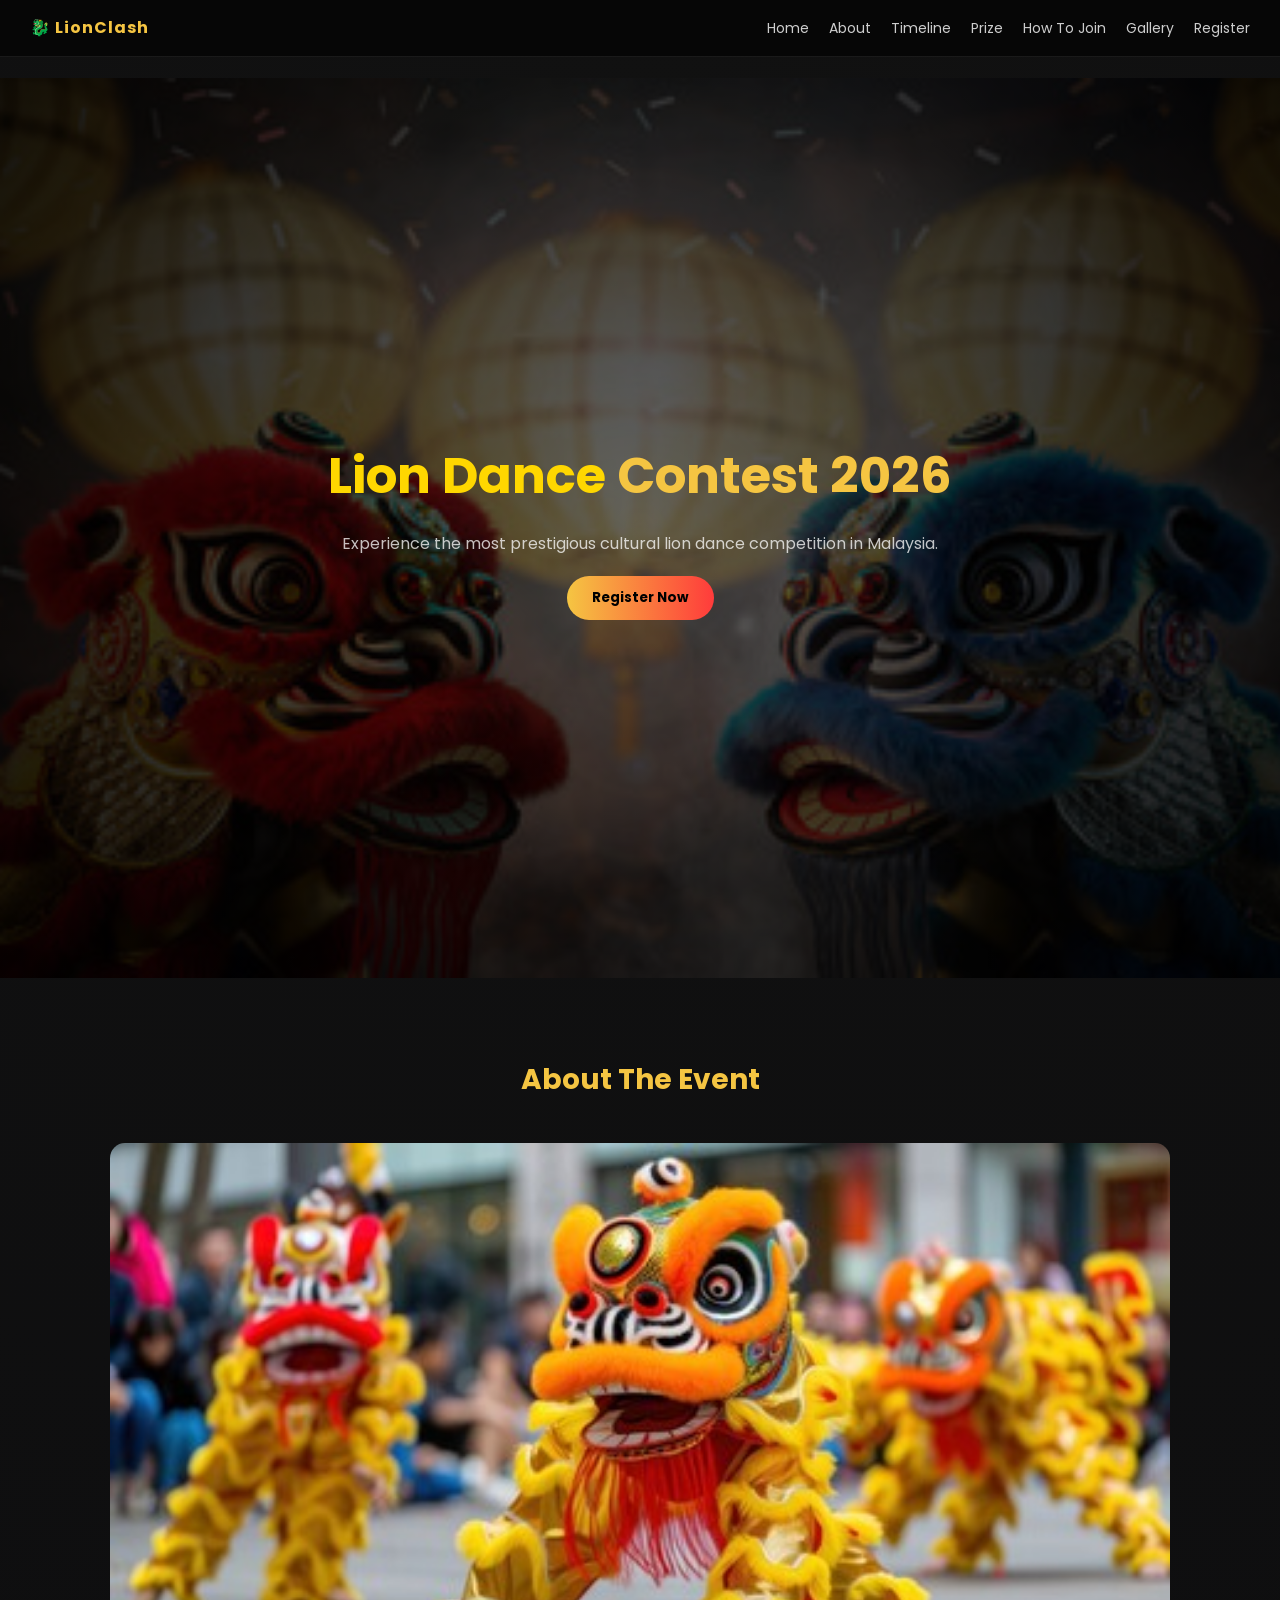
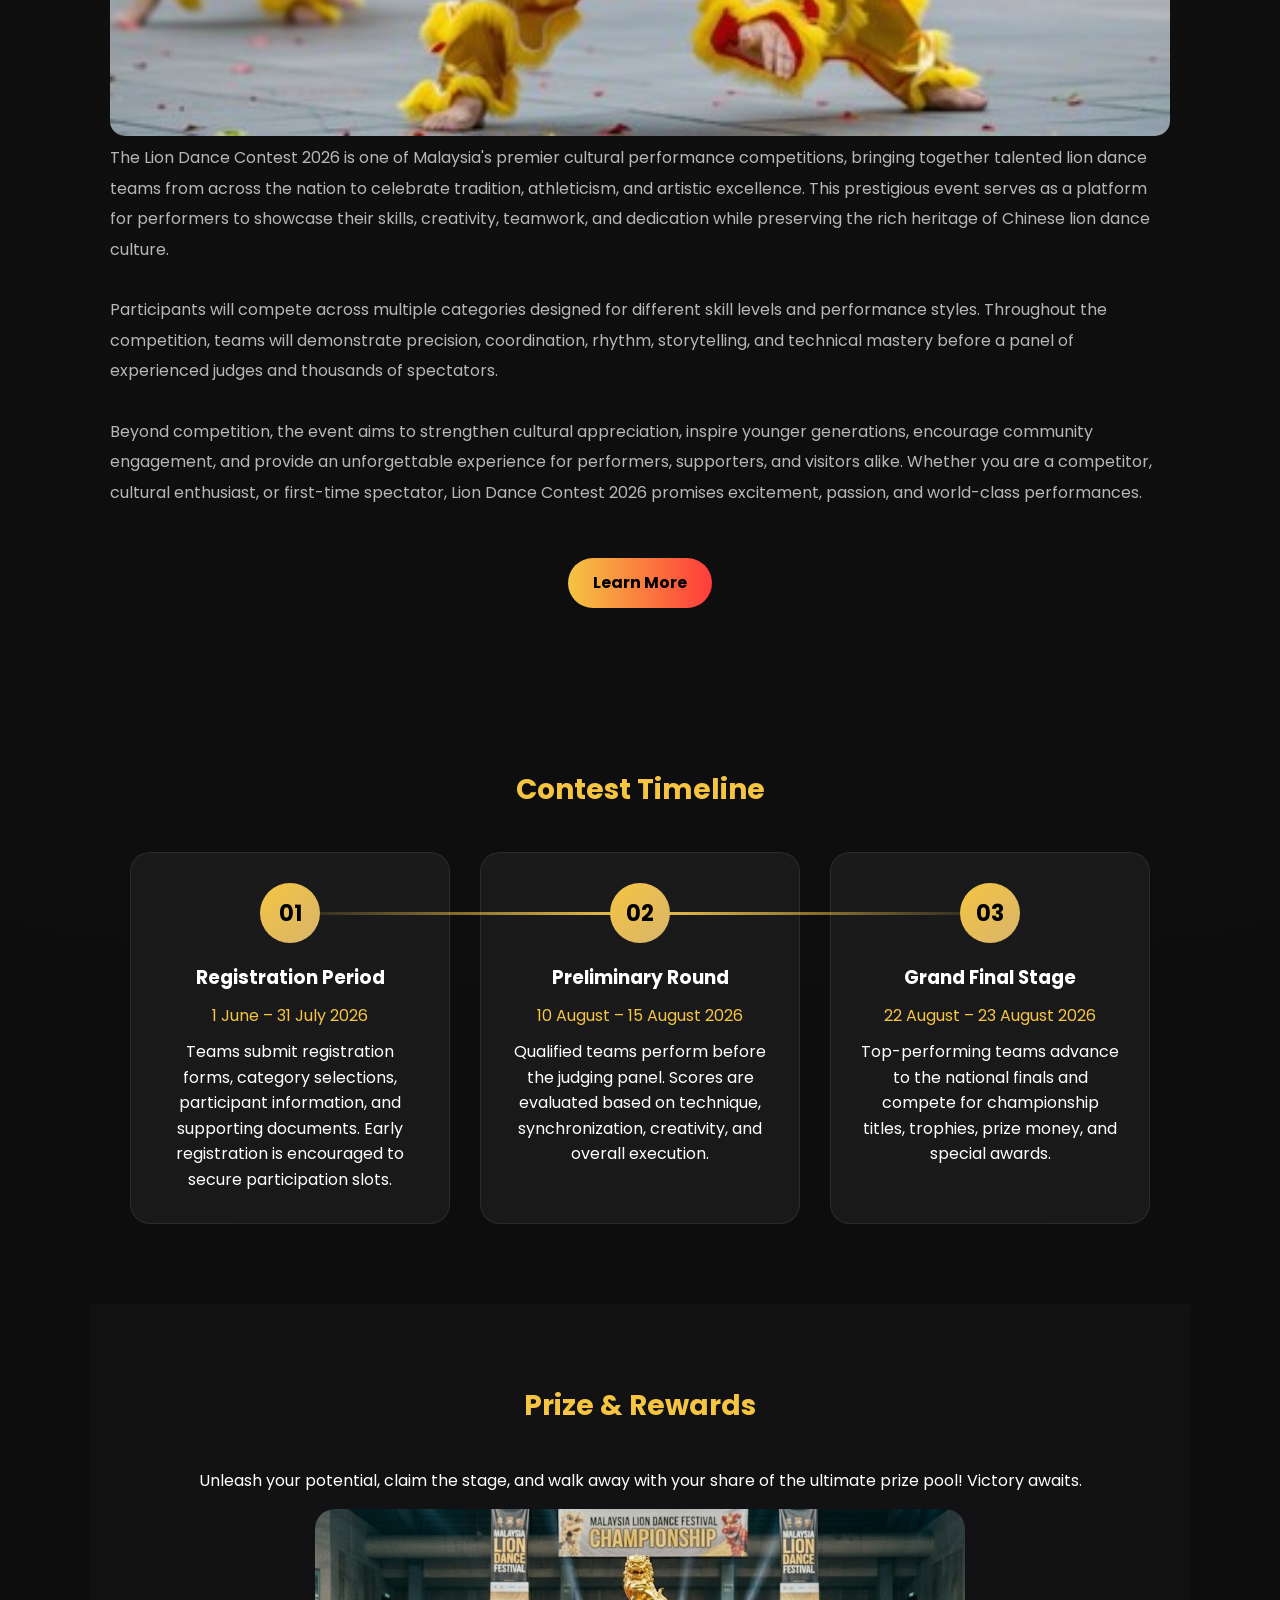
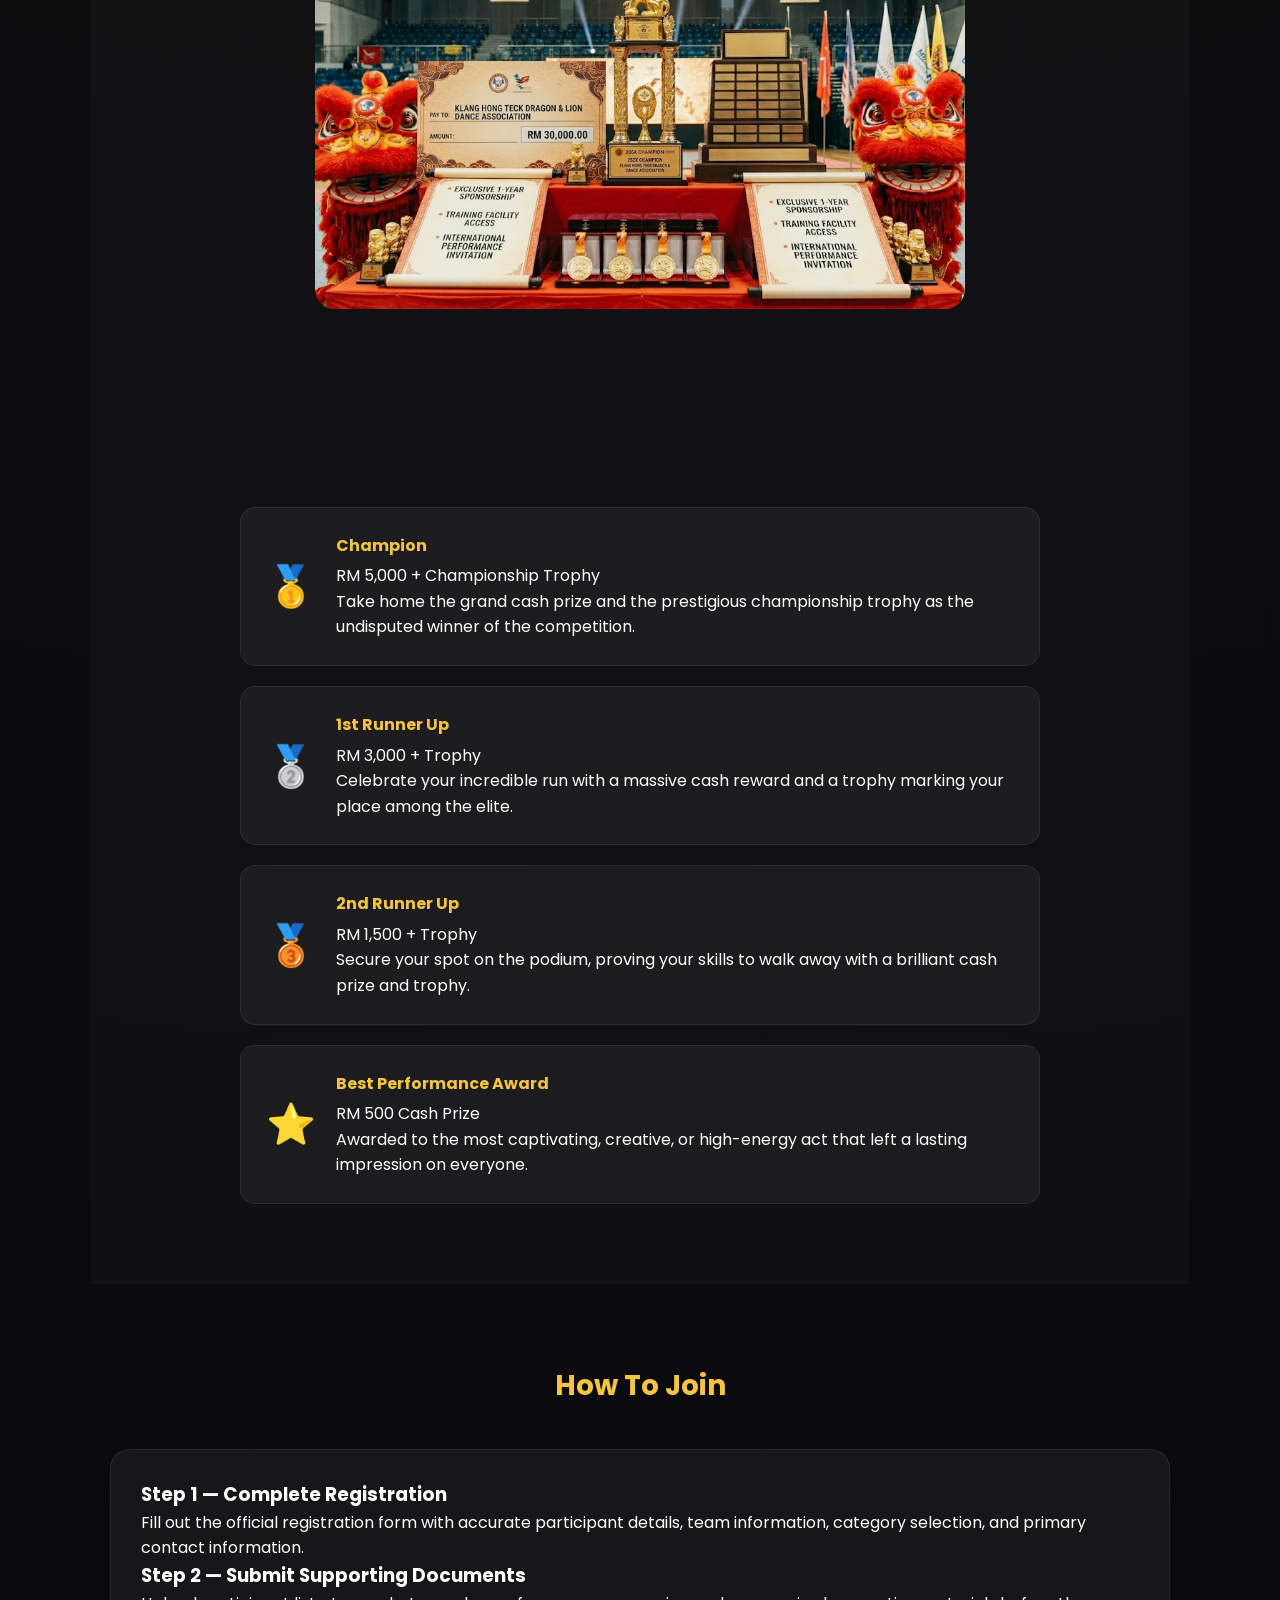
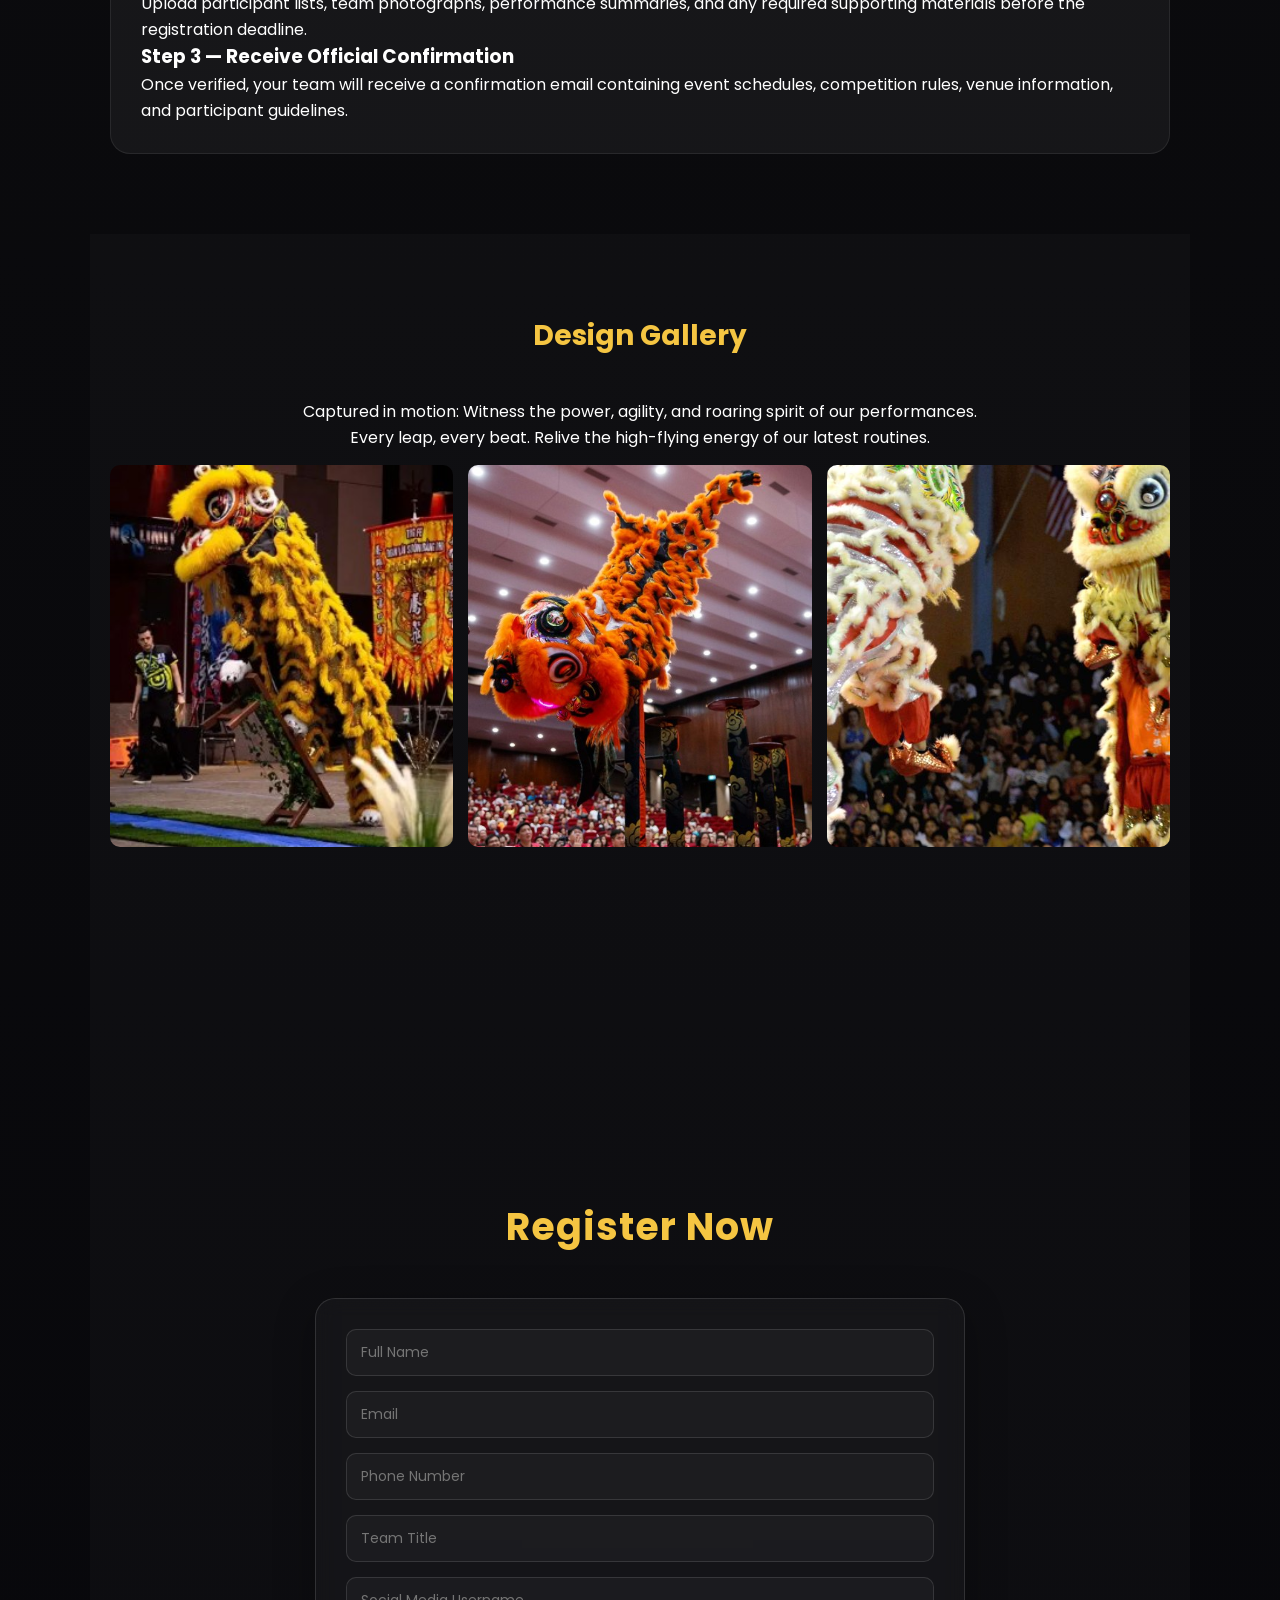
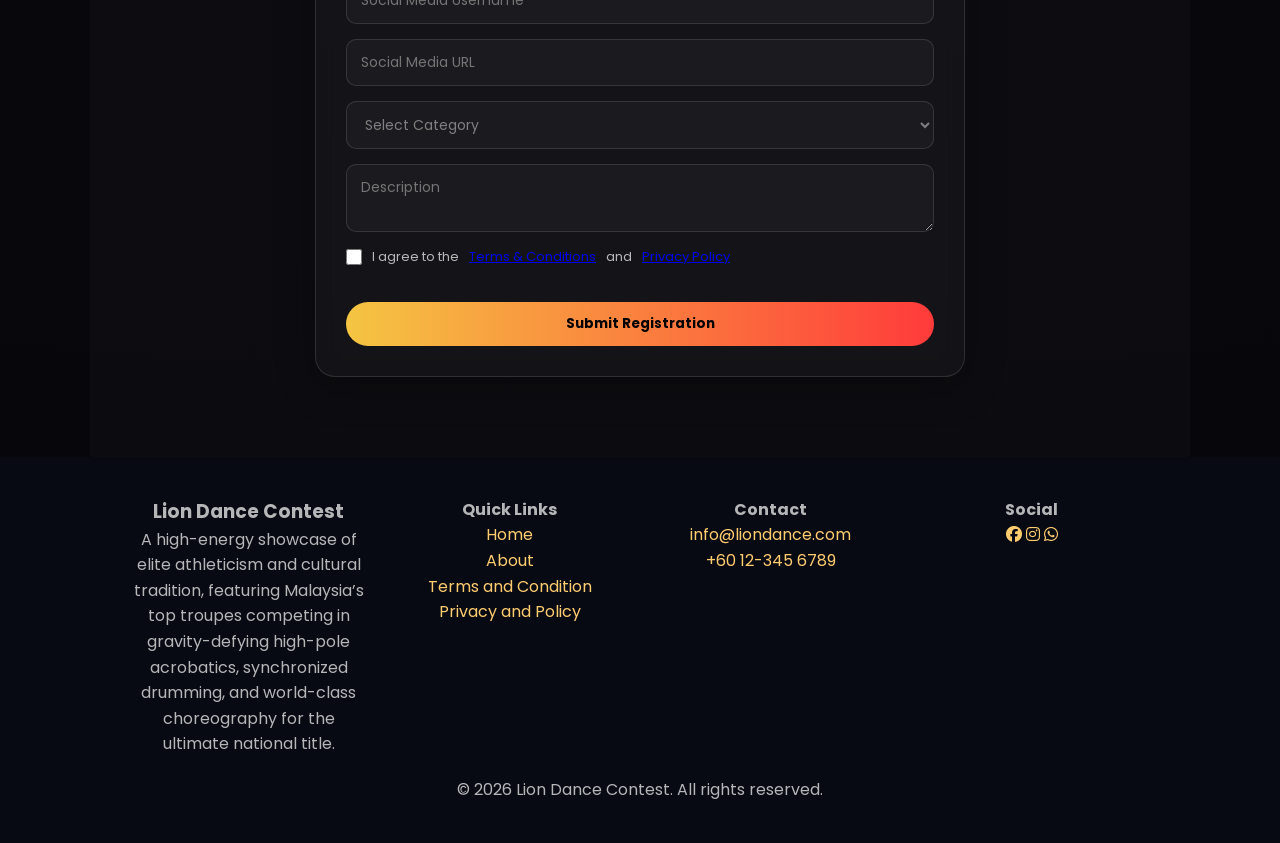
<file: LionClash/html/index.html>
﻿<!DOCTYPE html>
<html lang="en">
<head>
    <meta charset="UTF-8">                                                                                                              
    <meta name="viewport" content="width=device-width, initial-scale=1.0">
    <title>Lion Dance Contest 2026</title>

    <link rel="stylesheet" href="../assets/css/style.css">
    <script defer src="../assets/js/script.js"></script>

    <!-- Google Font -->
    <link href="https://fonts.googleapis.com/css2?family=Poppins:wght@300;400;500;600;700&display=swap" rel="stylesheet">

    <!-- Icons -->
    <link rel="stylesheet" href="https://cdnjs.cloudflare.com/ajax/libs/font-awesome/6.5.0/css/all.min.css">

</head>

<body>
    <div id="loader">

        <div class="loader-content">
            <div class="logo-anim">🐉</div>
            <h2>Lion Dance Contest</h2>

            <div class="progress-bar">
                <div class="progress" id="progress"></div>
            </div>

            <p id="loadingText">Loading 0%</p>
        </div>

        <!-- particles background -->
        <div class="particles"></div>

    </div>

    <!-- ================= HEADER ================= -->
    <header class="navbar">
        <div class="logo">🐉 LionClash </div>

        <nav id="navMenu">
            <a href="index.html">Home</a>
            <a href="#about">About</a>
            <!--<a href="#event">Event</a>-->
            <a href="#timeline">Timeline</a>
            <a href="#prizepool">Prize</a>
            <a href="#how">How To Join</a>
            <!--<a href="#location">Location</a>-->
            <a href="#gallery">Gallery</a>
            <!--<a href="#winners">Winners</a>-->
            <a href="#register">Register</a>
        </nav>

        <div class="hamburger" id="hamburger">☰</div>
    </header>

    <!-- ================= HERO ================= -->
    <section class="hero">

        <!-- SLIDE 1 -->
        <div class="hero-slide active">
            <img src="../assets/images/hero1.jpg" alt="slide1">
        </div>

        <!-- OVERLAY -->
        <div class="hero-overlay"></div>

        <!-- CONTENT -->
        <div class="hero-content">
            <h1>Lion Dance <span>Contest 2026</span></h1>

            <p>
                Experience the most prestigious cultural lion dance competition in Malaysia.
            </p>
            <a href="#register">
                <button type="submit" class="btn">Register Now</button>
            </a>

        </div>

    </section>


    <!-- ================= ABOUT ================= -->
    <section id="about" class="section">
        <h2 class="title fade-up">About The Event</h2>

        <div class="about-grid">
            <img src="../assets/images/about.jpg" class="about-img fade-left">

            <p class="fade-right about-description">
                The Lion Dance Contest 2026 is one of Malaysia's premier cultural performance competitions,
                bringing together talented lion dance teams from across the nation to celebrate tradition,
                athleticism, and artistic excellence. This prestigious event serves as a platform for performers
                to showcase their skills, creativity, teamwork, and dedication while preserving the rich heritage
                of Chinese lion dance culture.

                <br><br>

                Participants will compete across multiple categories designed for different skill levels and
                performance styles. Throughout the competition, teams will demonstrate precision, coordination,
                rhythm, storytelling, and technical mastery before a panel of experienced judges and thousands
                of spectators.

                <br><br>

                Beyond competition, the event aims to strengthen cultural appreciation, inspire younger
                generations, encourage community engagement, and provide an unforgettable experience for
                performers, supporters, and visitors alike. Whether you are a competitor, cultural enthusiast,
                or first-time spectator, Lion Dance Contest 2026 promises excitement, passion, and world-class
                performances.
            </p>
            <div class="about-btn-container">
                <a class="btn btn-primary" href="productdetails.html">
                    Learn More
                </a>
            </div>


        </div>
    </section>

    
    <!-- ================= TIMELINE ================= -->
    <section id="timeline" class="section">
        <h2 class="title fade-up">Contest Timeline</h2>

        <div class="timeline-modern">

            <div class="timeline-card fade-up">
                <div class="timeline-number">01</div>

                <h3>Registration Period</h3>

                <span>1 June – 31 July 2026</span>

                <p>
                    Teams submit registration forms, category selections,
                    participant information, and supporting documents.
                    Early registration is encouraged to secure participation slots.
                </p>
            </div>

            <div class="timeline-card fade-up">
                <div class="timeline-number">02</div>

                <h3>Preliminary Round</h3>

                <span>10 August – 15 August 2026</span>

                <p>
                    Qualified teams perform before the judging panel.
                    Scores are evaluated based on technique, synchronization,
                    creativity, and overall execution.
                </p>
            </div>

            <div class="timeline-card fade-up">
                <div class="timeline-number">03</div>

                <h3>Grand Final Stage</h3>

                <span>22 August – 23 August 2026</span>

                <p>
                    Top-performing teams advance to the national finals and
                    compete for championship titles, trophies, prize money,
                    and special awards.
                </p>
            </div>
                            
        </div>
    </section>

    <!-- ================= PRIZE ================= -->
    <section id="prizepool" class="section dark">
        <h2 class="title fade-up">Prize & Rewards</h2>

        <p class="prize-text">
            Unleash your potential, claim the stage, and walk away with your share
            of the ultimate prize pool! Victory awaits.
        </p>

        <div class="prize-box">
            <img src="../assets/images/trophy.jpg">



            <!--<p class="extra">
                Judges will evaluate based on performance, creativity, and coordination.
            </p>-->
        </div>

        <!--<div class="bonus-cards">
            <div class="card">
                <h4>Consolation Prize</h4>
                <p>Reward for outstanding performance teams.</p>
            </div>

            <div class="card">
                <h4>People’s Choice Award</h4>
                <p>Selected by audience voting during final stage.</p>
            </div>-->
        </div>
    </section>
    <section id="prizepool" class="section dark">
        <!--<h2 class="title fade-up">Prize Pool</h2>-->

        <div class="prize-pool-grid">

            <div class="prize-item">
                <span>🥇</span>
                <div>
                    <h4>Champion</h4>
                    <p>RM 5,000 + Championship Trophy</p>
                    <p>
                        Take home the grand cash prize and the prestigious championship
                        trophy as the undisputed winner of the competition.
                    </p>
                </div>
            </div>

            <div class="prize-item">
                <span>🥈</span>
                <div>
                    <h4>1st Runner Up</h4>
                    <p>RM 3,000 + Trophy</p>
                    <p>
                        Celebrate your incredible run with a massive cash reward and a trophy marking your
                        place among the elite.
                    </p>
                </div>
            </div>

            <div class="prize-item">
                <span>🥉</span>
                <div>
                    <h4>2nd Runner Up</h4>
                    <p>RM 1,500 + Trophy</p>
                    <p>
                        Secure your spot on the podium, proving your skills to walk away with a brilliant cash
                        prize and trophy.
                    </p>
                </div>
            </div>

            <div class="prize-item">
                <span>⭐</span>
                <div>
                    <h4>Best Performance Award</h4>
                    <p>RM 500 Cash Prize</p>
                    <p>Awarded to the most captivating, creative, or high-energy act that left a lasting impression on everyone.</p>
                </div>
            </div>

        </div>
    </section>


    <!-- ================= HOW TO JOIN ================= -->
    <section id="how" class="section">
        <h2 class="title fade-up">How To Join</h2>

        <div class="how-grid">

            <div class="how-card">
                <h3>Step 1 — Complete Registration</h3>

                <p>
                    Fill out the official registration form with accurate participant details, team information, category selection, and primary contact information.
                </p>
                <h3>Step 2 — Submit Supporting Documents</h3>

                <p>
                    Upload participant lists, team photographs, performance summaries, and any required supporting materials before the registration deadline.
                </p>
                <h3>Step 3 — Receive Official Confirmation</h3>

                <p>
                    Once verified, your team will receive a confirmation email containing event schedules, competition rules, venue information, and participant guidelines.
                </p>
            </div>


        </div>
    </section>


    <!--================= GALLERY =================-->


    <section id="gallery" class="section dark">
        <h2 class="title fade-up">Design Gallery</h2>
        <p class="gallerycontent">Captured in motion: Witness the power, agility, and roaring spirit of our performances.</p>
        <p class="gallerycontent">Every leap, every beat. Relive the high-flying energy of our latest routines.</p>

        <div class="gallery">
            <img src="../assets/images/contest1.jpg">
            <img src="../assets/images/contest2.jpg">
            <img src="../assets/images/contest3.jpg">
        </div>
    </section>


    <!-- ================= REGISTRATION ================= -->
    <section id="register" class="section dark">
        <h2 class="title fade-up">Register Now</h2>

        <form class="form" id="registerForm">

            <input type="text" name="fullName" placeholder="Full Name" required>
            <input type="email" name="email" placeholder="Email" required>
            <input type="tel" name="phone" placeholder="Phone Number" pattern="[0-9+\-\s()]{7,}" required>
            <input type="text" name="team" placeholder="Team Title" required>
            <input type="text" name="social" placeholder="Social Media Username">
            <input type="url" name="socialUrl" placeholder="Social Media URL">
            <select class="form-input" name="category" required>
                <option value="">Select Category</option>
                <option>Junior Category</option>
                <option>Open Category</option>
                <option>Traditional Category</option>

            </select>

            <textarea name="description" placeholder="Description"></textarea>

            <label class="checkbox">
                <input type="checkbox" name="agree" required>
                I agree to the <a href="terms.html">Terms & Conditions</a> and
                <a href="privacy.html">Privacy Policy</a>
            </label>

            <button type="submit" class="btn">Submit Registration</button>
        </form>
    </section>

    <!-- ================= FOOTER ================= -->
    <footer class="footer">
        <div class="footer-grid">

            <div>
                <h3>Lion Dance Contest</h3>
                <p>
                    A high-energy showcase of elite athleticism and cultural tradition,
                    featuring Malaysia’s top troupes competing in gravity-defying high-pole
                    acrobatics, synchronized drumming, and world-class choreography for the ultimate national title.
                </p>
            </div>

            <div>
                <h4>Quick Links</h4>
                </p>
                <a href="index.html">Home</a>
                <p>
                <p>
                    <a href="#about">About</a>
                </p>
                <p>
                    <a href="terms.html">Terms and Condition</a>
                </p>
                <p>
                    <a href="privacy.html">Privacy and Policy</a>
                </p>
            </div>

            <div>
                <h4>Contact</h4>
                <p><a href="mailto:info@liondance.com">info@liondance.com</a></p>
                <p><a href="tel:+60123456789">+60 12-345 6789</a></p>
            </div>

            <div>
                <h4>Social</h4>
                <a href="https://www.facebook.com/people/K365labs/61561096365627/#"><i class="fab fa-facebook"></i></a>
                <a href="https://www.instagram.com/_k365labs_/"><i class="fab fa-instagram"></i></a>
                <a href="https://wa.me/60123456789"><i class="fab fa-whatsapp"></i></a>
            </div>

        </div>


        </div>

        <p class="copyright">© 2026 Lion Dance Contest. All rights reserved.</p>
    </footer>

    <!-- ================= REGISTRATION SUCCESS DIALOG ================= -->
    <div id="successOverlay" class="modal-overlay" role="dialog" aria-modal="true"
         aria-labelledby="successTitle" aria-hidden="true">
        <div class="modal-box">
            <div class="modal-icon">✅</div>
            <h3 id="successTitle">Registration Received!</h3>
            <p id="successMessage">
                Thank you for registering for the Lion Dance Contest 2026.
                A confirmation email with event details will be sent to you shortly.
            </p>
            <button type="button" class="btn" id="successClose">Done</button>
        </div>
    </div>

</body>
</html>
</file>
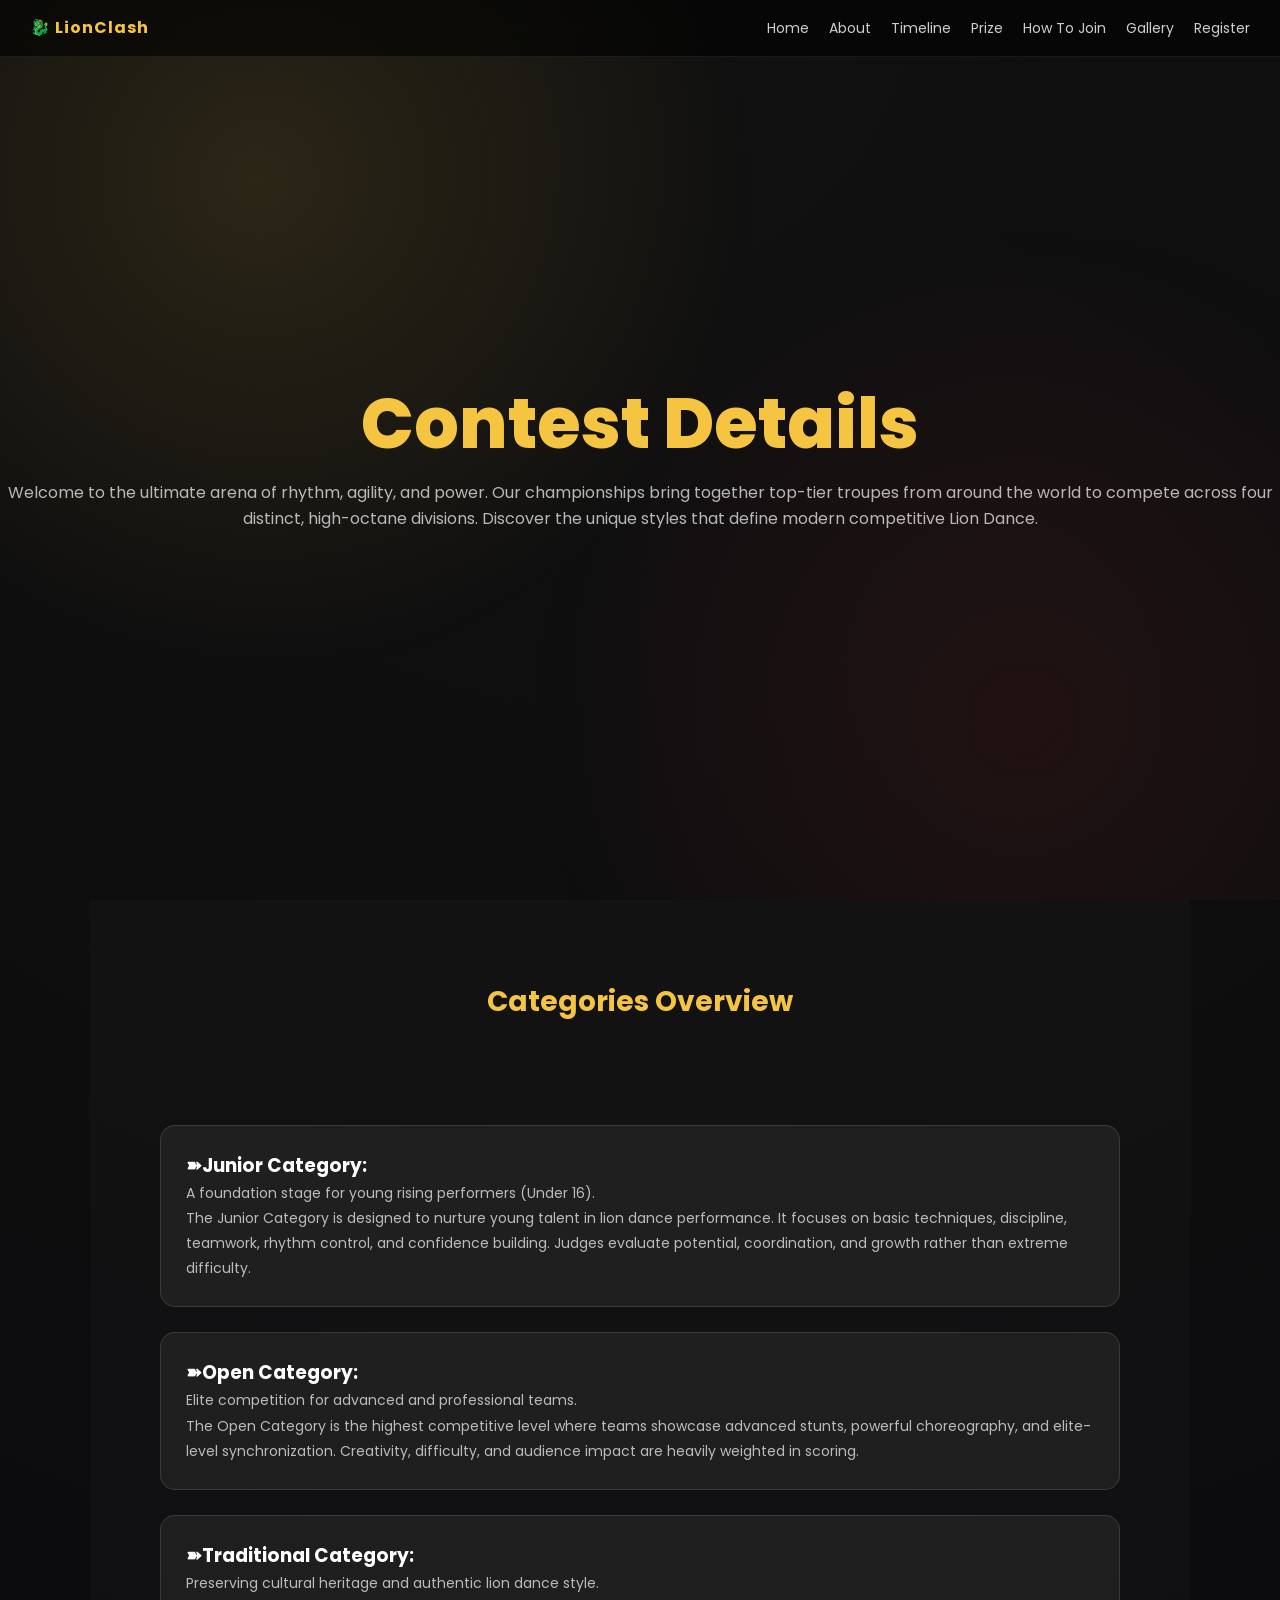
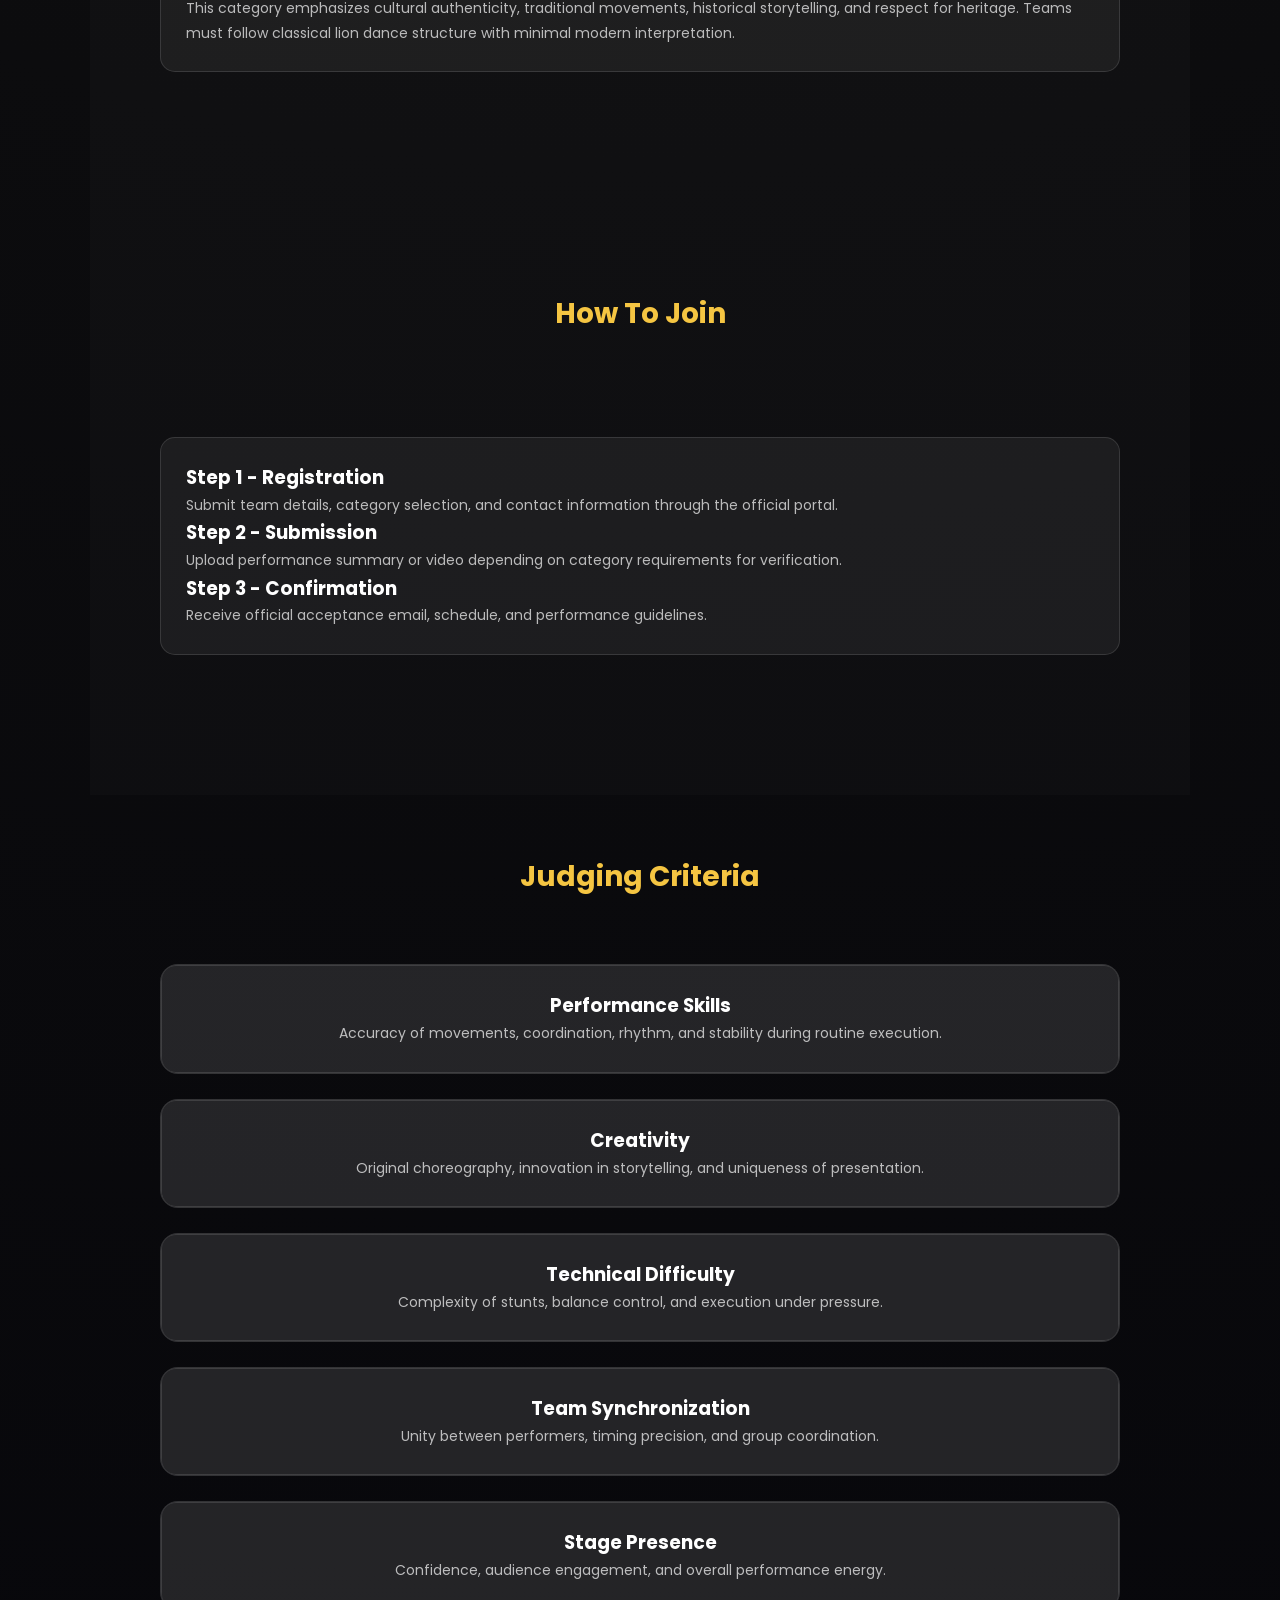
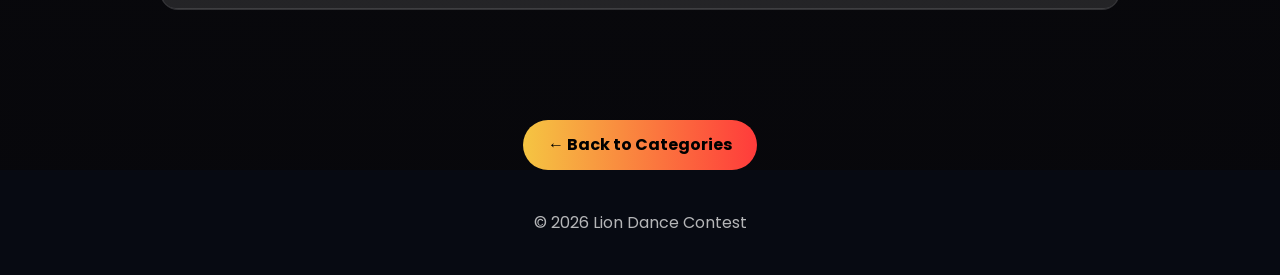
<file: LionClash/html/productdetails.html>
﻿<!DOCTYPE html>
<html lang="en">
<head>
    <meta charset="UTF-8">
    <meta name="viewport" content="width=device-width, initial-scale=1.0">
    <title>Category Details | Lion Dance Contest 2026</title>

    <link rel="stylesheet" href="../assets/css/style.css">
    <script defer src="../assets/js/script.js"></script>

    <link href="https://fonts.googleapis.com/css2?family=Poppins:wght@300;400;500;600;700&display=swap" rel="stylesheet">
</head>

<body>

    <!-- HERO HEADER IMAGE -->
    <!--<section class="detail-hero" id="hero">
        <div class="overlay"></div>

        <div class="hero-text">
            <h1 id="serviceTitle"></h1>
            <p id="serviceDesc"></p>
        </div>
    </section>-->

    <header class="navbar">
        <div class="logo">🐉 LionClash </div>

        <nav id="navMenu">
            <a href="index.html">Home</a>
            <a href="index.html#about">About</a>

            <a href="index.html#timeline">Timeline</a>
            <a href="index.html#prize">Prize</a>
            <a href="index.html#how">How To Join</a>
            <a href="index.html#gallery">Gallery</a>

            <a href="index.html#register">Register</a>
        </nav>

        <div class="hamburger" id="hamburger">☰</div>
    </header>
    <div class="legal-bg"></div>



    <section class="legal-hero">
        <h1 class="legal-title">Contest Details</h1>
        <p>
            Welcome to the ultimate arena of rhythm, agility, and power.
            Our championships bring together top-tier troupes from around the world to compete
            across four distinct, high-octane divisions. Discover the unique styles that define modern
            competitive Lion Dance.
        </p>
    </section>

    <!-- OVERVIEW -->
    <section class="section dark">
        <h2 class="title">Categories Overview</h2>
        <div class="legal-section">
            <div class="legal-card reveal delay-2">

                <h3>
                    ➽Junior Category:
                </h3>
                <p>A foundation stage for young rising performers (Under 16).</p>
                <p>
                    The Junior Category is designed to nurture young talent in lion dance performance.
                    It focuses on basic techniques, discipline, teamwork, rhythm control, and confidence building.
                    Judges evaluate potential, coordination, and growth rather than extreme difficulty.
                </p>
            </div>

            <div class="legal-card reveal delay-3">

                <h3>
                    ➽Open Category:
                </h3>
                <p>Elite competition for advanced and professional teams.</p>
                <p>
                    The Open Category is the highest competitive level where teams showcase advanced stunts,
                    powerful choreography, and elite-level synchronization. Creativity, difficulty, and audience
                    impact are heavily weighted in scoring.
                </p>
            </div>

            <div class="legal-card reveal delay-4">

                <h3>
                    ➽Traditional Category:
                </h3>
                <p>Preserving cultural heritage and authentic lion dance style.</p>
                <p>
                    This category emphasizes cultural authenticity, traditional movements, historical storytelling,
                    and respect for heritage. Teams must follow classical lion dance structure with minimal modern interpretation.
                </p>
            </div>

    </section>

    <!-- HOW TO JOIN -->
    <section class="section dark">
        <h2 class="title">How To Join</h2>

        <div class="legal-section">
            <div class="legal-card reveal delay-2">
                <h3>Step 1 - Registration</h3>
                <p>Submit team details, category selection, and contact information through the official portal.</p>
                <h3>Step 2 - Submission</h3>
                <p>Upload performance summary or video depending on category requirements for verification.</p>
                <h3>Step 3 - Confirmation</h3>
                <p>Receive official acceptance email, schedule, and performance guidelines.</p>
            </div>

        </div>
    </section>

    <!-- JUDGING -->
    <section class="legal-section">
        <h2 class="title">Judging Criteria</h2>



        <div class="card">
            <div class="legal-card reveal delay-4">
                <h3>Performance Skills</h3>
                <p>Accuracy of movements, coordination, rhythm, and stability during routine execution.</p>
            </div>
        </div>

        <div class="card">
            <div class="legal-card reveal delay-5">
                <h3>Creativity</h3>
                <p>Original choreography, innovation in storytelling, and uniqueness of presentation.</p>
            </div>
        </div>

        <div class="card">
            <div class="legal-card reveal delay-6">
                <h3>Technical Difficulty</h3>
                <p>Complexity of stunts, balance control, and execution under pressure.</p>
            </div>
        </div>

        <div class="card">
            <div class="legal-card reveal delay-7">
                <h3>Team Synchronization</h3>
                <p>Unity between performers, timing precision, and group coordination.</p>
            </div>
        </div>

        <div class="card">
            <div class="legal-card reveal delay-8">
                <h3>Stage Presence</h3>
                <p>Confidence, audience engagement, and overall performance energy.</p>
            </div>
        </div>

        </div>
    </section>

    <!-- BACK -->
    <div class="details-btn-container">
        <a class="btn btn-primary" href="index.html#event">
            ← Back to Categories
        </a>
    </div>




    <!-- FOOTER -->
    <footer class="footer">
        <p>© 2026 Lion Dance Contest</p>
    </footer>

    <!-- SCRIPT -->
    <!--<script>
        const params = new URLSearchParams(window.location.search);
        const service = params.get("service");

        const hero = document.getElementById("hero");
        const title = document.getElementById("serviceTitle");
        const desc = document.getElementById("serviceDesc");
        const overview = document.getElementById("overviewText");

        const data = {

            junior: {
                img: "../assets/images/junior-banner.jpg",
                title: "Junior Category",
                desc: "A foundation stage for young rising performers (Under 16).",
                overview: "The Junior Category is designed to nurture young talent in lion dance performance. It focuses on basic techniques, discipline, teamwork, rhythm control, and confidence building. Judges evaluate potential, coordination, and growth rather than extreme difficulty."
            },

            open: {
                img: "../assets/images/open-banner.jpg",
                title: "Open Category",
                desc: "Elite competition for advanced and professional teams.",
                overview: "The Open Category is the highest competitive level where teams showcase advanced stunts, powerful choreography, and elite-level synchronization. Creativity, difficulty, and audience impact are heavily weighted in scoring."
            },

            traditional: {
                img: "../assets/images/traditional-banner.jpg",
                title: "Traditional Category",
                desc: "Preserving cultural heritage and authentic lion dance style.",
                overview: "This category emphasizes cultural authenticity, traditional movements, historical storytelling, and respect for heritage. Teams must follow classical lion dance structure with minimal modern interpretation."
            }
        };

        if (data[service]) {
            title.innerText = data[service].title;
            desc.innerText = data[service].desc;
            overview.innerText = data[service].overview;

            hero.style.background = `url('${data[service].img}') center/cover no-repeat`;
        } else {
            title.innerText = "Category Not Found";
            desc.innerText = "Invalid selection.";
        }
    </script>-->

</body>
</html>
</file>
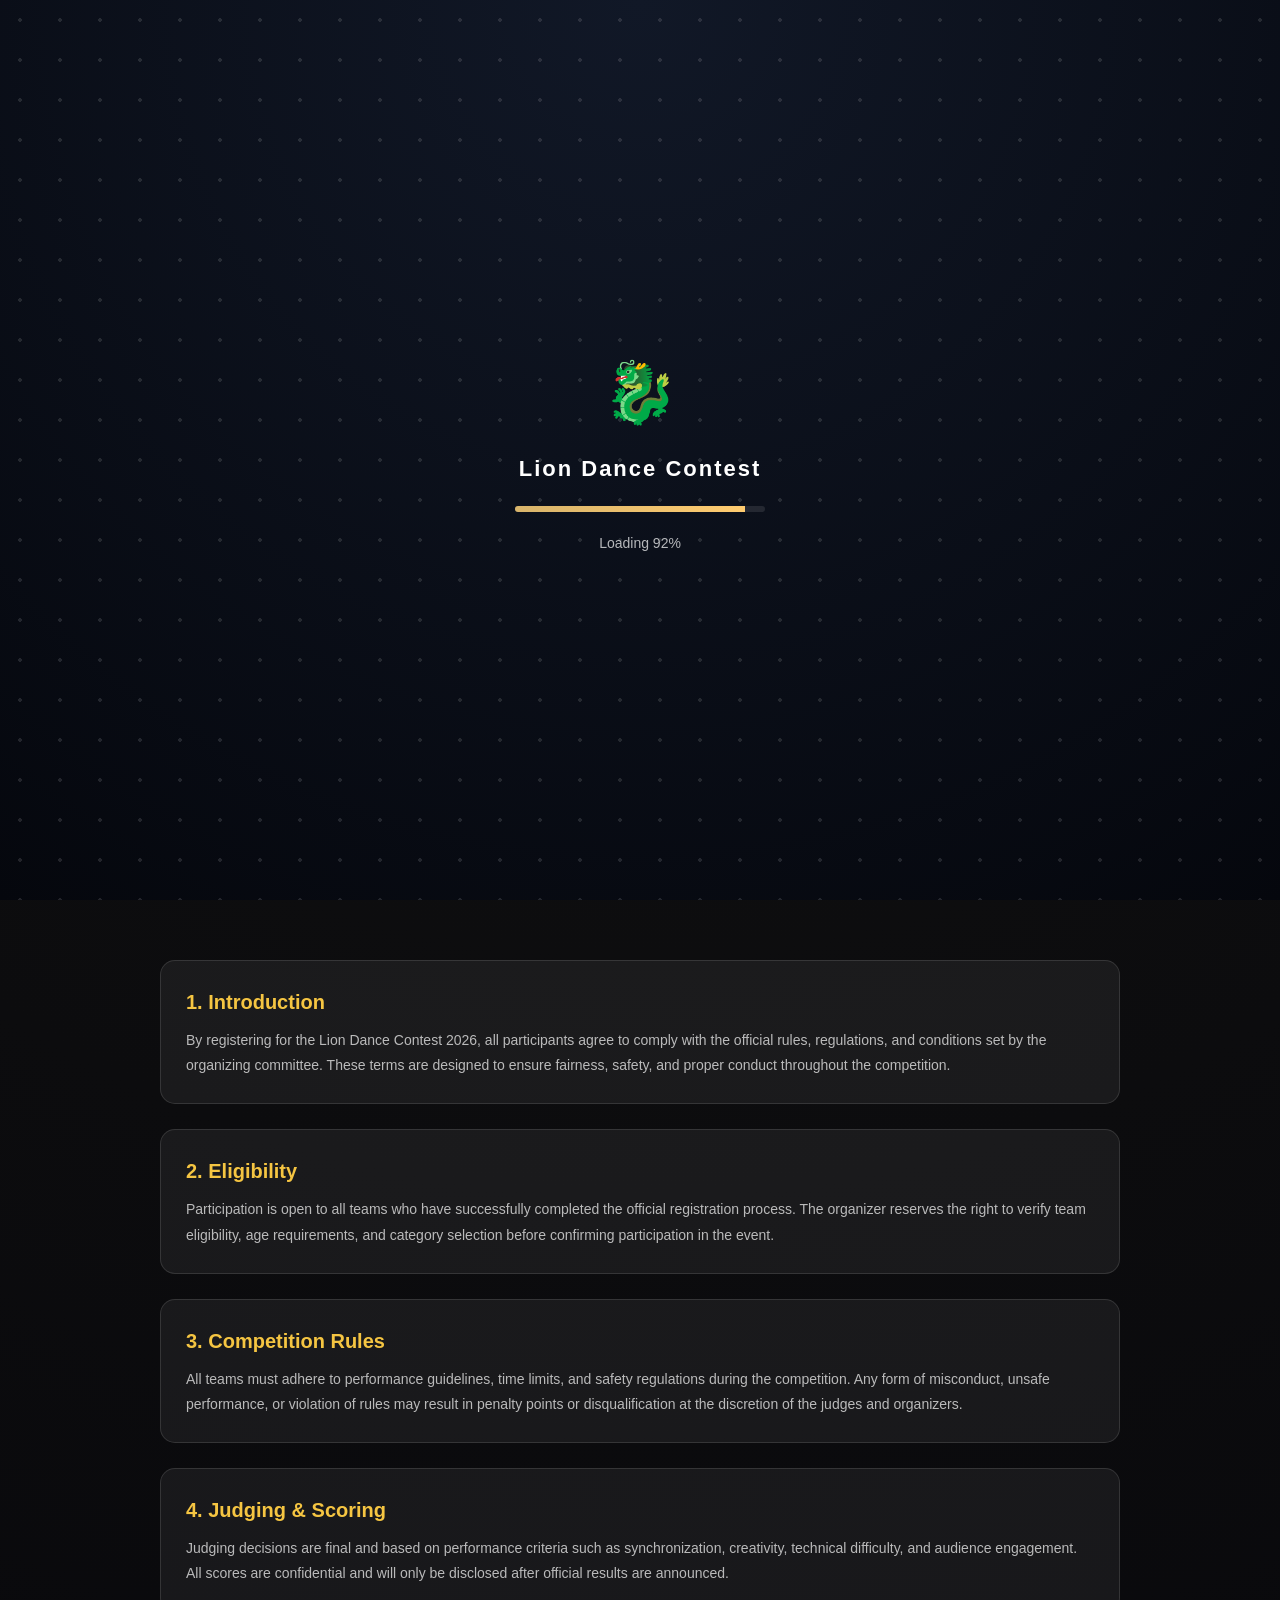
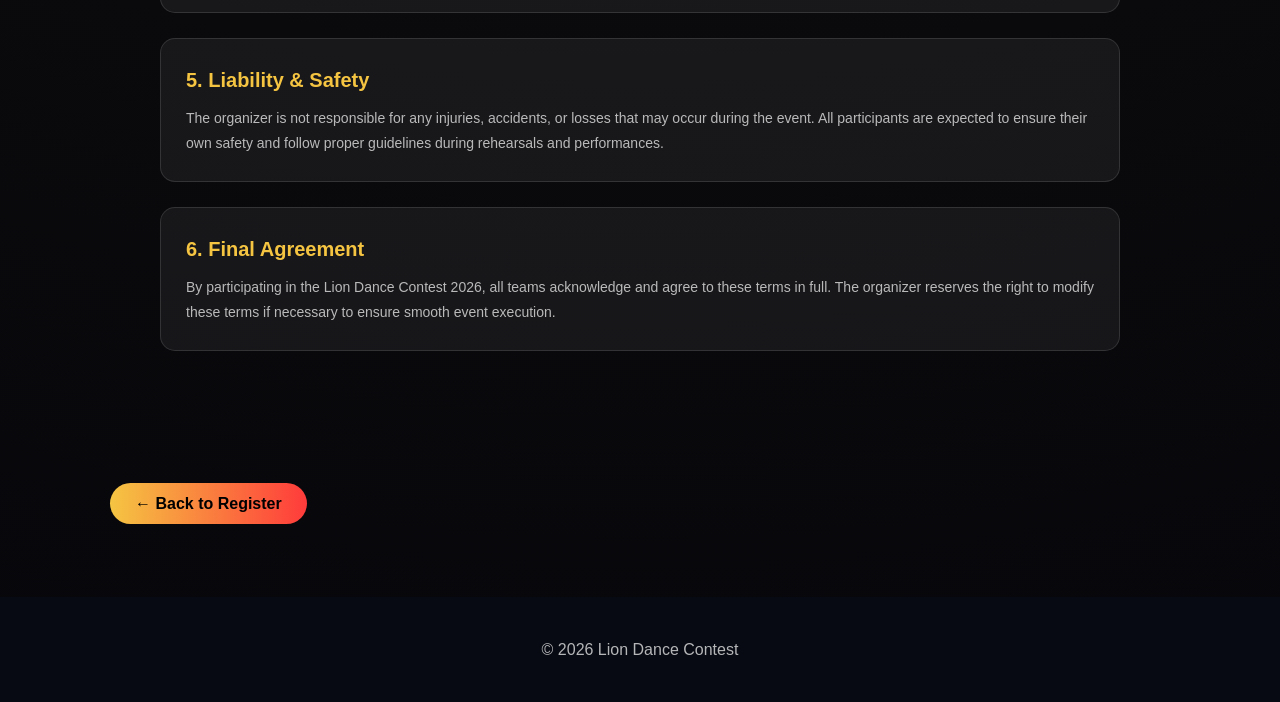
<file: LionClash/html/terms.html>
﻿<!DOCTYPE html>
<html lang="en">
<head>
    <meta charset="UTF-8">
    <meta name="viewport" content="width=device-width, initial-scale=1.0">
    <title>Terms & Conditions | Lion Dance Contest 2026</title>

    <link rel="stylesheet" href="../assets/css/style.css">
    <script defer src="../assets/js/script.js"></script>
</head>

<body>
    <div id="loader">

        <div class="loader-content">
            <div class="logo-anim">🐉</div>
            <h2>Lion Dance Contest</h2>

            <div class="progress-bar">
                <div class="progress" id="progress"></div>
            </div>

            <p id="loadingText">Loading 0%</p>
        </div>

        <!-- particles background -->
        <div class="particles"></div>

    </div>
    <header class="navbar">
        <div class="logo">🐉 LionClash </div>

        <nav id="navMenu">
            <a href="index.html">Home</a>
            <a href="index.html#about">About</a>
   
            <a href="index.html#timeline">Timeline</a>
            <a href="index.html#prize">Prize</a>
            <a href="index.html#how">How To Join</a>
            <a href="index.html#gallery">Gallery</a>
   
            <a href="index.html#register">Register</a>
        </nav>

        <div class="hamburger" id="hamburger">☰</div>
    </header>
    <div class="legal-bg"></div>

    <section class="legal-hero">
        <h1 class="legal-title">Terms & Conditions</h1>
        <p>Last Updated: June 2026</p>
    </section>


    <section class="legal-section">

        <div class="legal-card reveal delay-1">
            <h2>1. Introduction</h2>
            <p>
                By registering for the Lion Dance Contest 2026, all participants agree to comply with the official rules,
                regulations, and conditions set by the organizing committee. These terms are designed to ensure fairness,
                safety, and proper conduct throughout the competition.
            </p>
        </div>

        <div class="legal-card reveal delay-2">
            <h2>2. Eligibility</h2>
            <p>
                Participation is open to all teams who have successfully completed the official registration process.
                The organizer reserves the right to verify team eligibility, age requirements, and category selection
                before confirming participation in the event.
            </p>
        </div>

        <div class="legal-card reveal delay-3">
            <h2>3. Competition Rules</h2>
            <p>
                All teams must adhere to performance guidelines, time limits, and safety regulations during the competition.
                Any form of misconduct, unsafe performance, or violation of rules may result in penalty points or disqualification
                at the discretion of the judges and organizers.
            </p>
        </div>

        <div class="legal-card reveal delay-4">
            <h2>4. Judging & Scoring</h2>
            <p>
                Judging decisions are final and based on performance criteria such as synchronization, creativity,
                technical difficulty, and audience engagement. All scores are confidential and will only be disclosed
                after official results are announced.
            </p>
        </div>

        <div class="legal-card reveal delay-5">
            <h2>5. Liability & Safety</h2>
            <p>
                The organizer is not responsible for any injuries, accidents, or losses that may occur during the event.
                All participants are expected to ensure their own safety and follow proper guidelines during rehearsals
                and performances.
            </p>
        </div>

        <div class="legal-card reveal delay-6">
            <h2>6. Final Agreement</h2>
            <p>
                By participating in the Lion Dance Contest 2026, all teams acknowledge and agree to these terms in full.
                The organizer reserves the right to modify these terms if necessary to ensure smooth event execution.
            </p>
        </div>

    </section>

    <section class="section center">
        <a href="index.html#register" class="btn">← Back to Register</a>
    </section>

    <footer class="footer">
        <p>© 2026 Lion Dance Contest</p>
    </footer>

</body>
</html>
</file>
<file: LionClash/assets/css/style.css>
﻿* {
    margin: 0;
    padding: 0;
    box-sizing: border-box;
    font-family: 'Poppins', sans-serif;
    scroll-behavior: smooth;
}

body {
    background: #0b0f1a;
    color: #ffffff;
    line-height: 1.6;
}

/* ================= NAVBAR ================= */
.navbar {
    position: fixed;
    top: 0;
    width: 100%;
    background: rgba(10, 12, 20, 0.85);
    backdrop-filter: blur(12px);
    display: flex;
    justify-content: space-between;
    align-items: center;
    padding: 15px 30px;
    z-index: 1000;
    border-bottom: 1px solid rgba(255,255,255,0.08);
}

.logo {
    font-weight: 900;
    letter-spacing: 1px;
}

.navbar nav {
    display: flex;
    gap: 30px;
}

    .navbar nav a {
        color: #fff;
        text-decoration: none;
        font-size: 14px;
        opacity: 0.8;
        transition: 0.3s;
    }

        .navbar nav a:hover {
            opacity: 1;
            color: #ffcc70;
        }

/* ================= HAMBURGER ================= */
.hamburger {
    display: none;
    font-size: 26px;
    cursor: pointer;
}

/* ================= HERO ================= */
.hero {
    width: 100%;
    height: 95vh;
    margin-top: 78px;
    position: relative;
    overflow: hidden;
    /* 🔥 IMPORTANT: prevent inherited flex/grid issues */
    display: block;
}

/* ================= SLIDES ================= */
.hero-slide {
    position: absolute;
    inset: 0;
    opacity: 0;
    transition: opacity 1s ease;
}

    .hero-slide.active {
        opacity: 1;
    }

    .hero-slide img {
        width: 100%;
        height: 100%;
        object-fit: cover;
        filter: brightness(0.5);
    }

/* ================= OVERLAY ================= */
.hero-overlay {
    position: absolute;
    inset: 0;
    background: radial-gradient(circle at center, rgba(216,180,107,0.25), transparent 60%);
    z-index: 2;
}

/* ================= 🔥 CENTER FIX (MAIN FIX HERE) ================= */
.hero-content {
    position: absolute !important;
    top: 50% !important;
    left: 50% !important;
    transform: translate(-50%, -50%) !important;
    width: 90%;
    max-width: 850px;
    text-align: center !important;
    z-index: 10;
    /* debugging safety */
    display: flex;
    flex-direction: column;
    align-items: center;
}

    /* ================= TEXT ================= */
    .hero-content h1 {
        font-size: 60px;
        color: gold;
        text-align: center;
    }

    .hero-content p {
        margin-top: 15px;
        font-size: 16px;
        color: rgba(255,255,255,0.75);
        text-align: center;
    }

/* ================= BUTTONS ================= */
.hero-buttons {
    margin-top: 28px;
    display: flex;
    justify-content: center;
    gap: 15px;
    flex-wrap: wrap;
}

.btn {
    padding: 12px 40px;
    border-radius: 12px;
    border: 1px solid rgba(255,255,255,0.15);
    background: rgba(255,255,255,0.06);
    color: white;
    font-weight: 600;
    transition: 0.3s;
    text-decoration: none;
}

    .btn:hover {
        border-color: rgba(216, 180, 107, 0.5);
        color: #d8b46b;
        transform: translateY(-2px);
    }

.btn-primary {
    background: linear-gradient(135deg, #d8b46b, #b68d40);
    border: none;
    color: black;
    font-weight: 700;
}

    .btn-primary:hover {
        color: black;
    }
/* ================= SECTIONS ================= */
.section {
    padding: 100px 10%;
}

    .section.dark {
        background: #0f1626;
    }

.title {
    text-align: center;
    font-size: 32px;
    margin-bottom: 50px;
}

*/
/* ================= ABOUT ================= */
.about-grid {
    display: grid;
    grid-template-columns: 1fr 1fr;
    gap: 40px;
    align-items: center;
}

.about-img {
    width: 100%;
    border-radius: 15px;
}

/* ================= CARDS ================= */
:root {
    --bg: #07070b;
    --card: rgba(255,255,255,0.06);
    --border: rgba(255,255,255,0.12);
    --text: #ffffff;
    --muted: rgba(255,255,255,0.7);
    --gold: #f5c542;
    --red: #ff3b3b;
}

/* RESET */
* {
    margin: 0;
    padding: 0;
    box-sizing: border-box;
    font-family: 'Poppins', sans-serif;
}

html {
    scroll-behavior: smooth;
}

body {
    background: radial-gradient(circle at top, #111 0%, #07070b 100%);
    color: var(--text);
    overflow-x: hidden;
}

/* ================= LOADER ================= */
#loader {
    position: fixed;
    inset: 0;
    background: #000;
    display: flex;
    justify-content: center;
    align-items: center;
    flex-direction: column;
    z-index: 9999;
}

.loader-content {
    text-align: center;
}

.logo-anim {
    font-size: 50px;
    animation: float 2s infinite ease-in-out;
}

@keyframes float {
    0%,100% {
        transform: translateY(0);
    }

    50% {
        transform: translateY(-10px);
    }
}

.progress-bar {
    width: 250px;
    height: 6px;
    background: #222;
    border-radius: 50px;
    margin-top: 15px;
    overflow: hidden;
}

.progress {
    width: 0%;
    height: 100%;
    background: linear-gradient(90deg, var(--gold), var(--red));
    transition: width 0.2s;
}

/* ================= NAVBAR ================= */
.navbar {
    position: fixed;
    top: 0;
    width: 100%;
    padding: 15px 30px;
    display: flex;
    justify-content: space-between;
    align-items: center;
    background: rgba(0,0,0,0.6);
    backdrop-filter: blur(10px);
    z-index: 1000;
}

    .navbar .logo {
        font-weight: 700;
        color: var(--gold);
    }

    .navbar nav {
        display: flex;
        gap: 20px;
    }

        .navbar nav a {
            color: var(--text);
            text-decoration: none;
            font-size: 14px;
            transition: 0.3s;
        }

            .navbar nav a:hover {
                color: var(--gold);
            }

.hamburger {
    display: none;
    font-size: 26px;
    cursor: pointer;
}

/* ================= HERO ================= */
.hero {
    height: 100vh;
    position: relative;
    overflow: hidden;
}

.hero-slide {
    position: absolute;
    inset: 0;
    opacity: 0;
    transition: 1s ease;
}

    .hero-slide.active {
        opacity: 1;
    }

    .hero-slide img {
        width: 100%;
        height: 100%;
        object-fit: cover;
        filter: brightness(0.4);
    }

.hero-overlay {
    position: absolute;
    inset: 0;
    background: radial-gradient(circle, transparent, rgba(0,0,0,0.8));
}

.hero-content {
    position: relative;
    z-index: 2;
    height: 100%;
    display: flex;
    flex-direction: column;
    justify-content: center;
    align-items: center;
    text-align: center;
}

    .hero-content h1 {
        font-size: 50px;
    }

    .hero-content span {
        color: var(--gold);
    }

.btn {
    margin-top: 20px;
    padding: 12px 25px;
    background: linear-gradient(90deg, var(--gold), var(--red));
    border: none;
    border-radius: 30px;
    color: #000;
    font-weight: bold;
    cursor: pointer;
    transition: 0.3s;
}

    .btn:hover {
        transform: scale(1.05);
    }

/* ================= SECTIONS ================= */
.section {
    padding: 80px 20px;
    max-width: 1100px;
    margin: auto;
}

    .section.dark {
        background: rgba(255,255,255,0.02);
    }

.title {
    text-align: center;
    font-size: 28px;
    margin-bottom: 40px;
    color: var(--gold);
}

/* ================= GRID / CARD ================= */
.grid {
    display: grid;
    grid-template-columns: repeat(auto-fit, minmax(250px, 1fr));
    gap: 20px;
}

.card {
    background: var(--card);
    border: 1px solid var(--border);
    border-radius: 18px;
    overflow: hidden;
    transition: 0.4s;
    text-decoration: none;
    color: #fff;
    transform: translateY(0);
    text-align:center;
}

    .card:hover {
        transform: translateY(-10px) scale(1.02);
        border-color: var(--gold);
        box-shadow: 0 10px 40px rgba(245,197,66,0.2);
    }

    .card img {
        width: 100%;
        height: 200px;
        object-fit: cover;
    }

/* ================= TIMELINE ================= */
.timeline {
    display: flex;
    flex-direction: column;
    gap: 20px;
}

.step {
    padding: 15px;
    border-left: 3px solid var(--gold);
    background: var(--card);
}

/* ================= GALLERY ================= */
.gallery {
    display: grid;
    grid-template-columns: repeat(auto-fit, minmax(200px, 1fr));
    gap: 15px;
}

    .gallery img {
        width: 100%;
        border-radius: 12px;
        transition: 0.3s;
    }

        .gallery img:hover {
            transform: scale(1.05);
        }

/* ================= FORM ================= */
.form {
    display: grid;
    gap: 12px;
}

    .form input,
    .form textarea {
        padding: 12px;
        border-radius: 10px;
        border: 1px solid var(--border);
        background: rgba(255,255,255,0.03);
        color: white;
    }

/* ================= FOOTER ================= */
.footer {
    background: #000;
    padding: 40px;
    text-align: center;
    color: var(--muted);
}

/* ================= ANIMATIONS ================= */
.fade-up {
    opacity: 0;
    transform: translateY(40px);
    transition: 0.8s;
}

    .fade-up.show {
        opacity: 1;
        transform: translateY(0);
    }

/* ================= MOBILE ================= */
@media (max-width: 768px) {
    .navbar nav {
        display: none;
        flex-direction: column;
        position: absolute;
        top: 60px;
        right: 20px;
        background: #000;
        padding: 15px;
        border-radius: 10px;
    }

        .navbar nav.active {
            display: flex;
        }

    .hamburger {
        display: block;
    }

    .hero-content h1 {
        font-size: 32px;
    }
}

/* ================= PRIZE ================= */
.prize-box {
    text-align: center;
    max-width: 900px;
    margin: auto;
}

    .prize-box img {
        width: 100%;
        max-width: 650px;
        height: 400px;
        object-fit: cover;
        border-radius: 20px;
        margin-bottom: 30px;
        transition: .5s;
        margin-top: 15px;
    }

        .prize-box img:hover {
            transform: scale(1.03);
        }
.gallerycontent{
    text-align: center;
    margin-top: 0px;
}


.bonus-cards {
    display: flex;
    justify-content: center;
    align-items: center;
    gap: 30px;
    margin-top: 40px;
    flex-wrap: wrap;
}

    .bonus-cards .card {
        max-width: 320px;
        text-align: center;
        transition: .4s;
        margin-top:15px;
    }

        .bonus-cards .card:hover {
            transform: translateY(-10px);
        }

/* ================= TIMELINE ================= */
.timeline {
    display: flex;
    justify-content: space-around;
    flex-wrap: wrap;
    gap: 20px;
}

.step {
    background: rgba(255,255,255,0.05);
    padding: 20px;
    border-radius: 12px;
    text-align: center;
    width: 250px;
}

/* ================= GALLERY ================= */
.gallery {
    display: grid;
    grid-template-columns: repeat(auto-fit, minmax(200px, 1fr));
    gap: 15px;
}

    .gallery img {
        width: 100%;
        height: 65%; /* Fixed height */
        border-radius: 10px;
        transition: 0.3s;
        object-fit: cover;
        margin-top:15px;
    }

        .gallery img:hover {
            transform: scale(1.05);
        }


/* ================= WINNER ================= */
.winner-card {
    max-width: 950px;
    margin: auto;
    text-align: center;
}

    .winner-card img {
        width: 100%;
        max-width: 850px;
        height: 500px;
        object-fit: cover;
        border-radius: 25px;
        transition: .6s;
    }

        .winner-card img:hover {
            transform: scale(1.03);
            box-shadow: 0 20px 50px rgba(245,197,66,.2);
        }

    .winner-card h3 {
        margin-top: 25px;
        color: var(--gold);
        font-size: 28px;
    }

/* ================= FORM ================= */
.form {
    display: grid;
    gap: 15px;
    max-width: 600px;
    margin: auto;
}

    .form input,
    .form textarea {
        padding: 12px;
        border-radius: 10px;
        border: none;
        outline: none;
    }

.checkbox {
    font-size: 13px;
}

/* ================= FOOTER ================= */
.footer {
    background: #070a12;
    padding: 40px 10%;
    text-align: center;
}

.footer-grid {
    display: grid;
    grid-template-columns: repeat(auto-fit, minmax(200px, 1fr));
    gap: 20px;
    margin-bottom: 20px;
}

.footer a {
    color: #ffcc70;
    text-decoration: none;
}

/* ================= ANIMATION ================= */
@keyframes fadeUp {
    from {
        opacity: 0;
        transform: translateY(20px);
    }

    to {
        opacity: 1;
        transform: translateY(0);
    }
}

/* ================= RESPONSIVE ================= */
@media (max-width: 768px) {

    .navbar nav {
        position: absolute;
        top: 70px;
        right: 0;
        background: #0b0f1a;
        flex-direction: column;
        width: 200px;
        display: none;
        padding: 20px;
    }

        .navbar nav.active {
            display: flex;
        }

    .hamburger {
        display: block;
    }

    .about-grid {
        grid-template-columns: 1fr;
    }

    .bonus-cards {
        flex-direction: column;
    }
}
/* ================= PREMIUM LOADER ================= */
#loader {
    position: fixed;
    inset: 0;
    background: radial-gradient(circle at top, #111827, #05070d);
    display: flex;
    justify-content: center;
    align-items: center;
    z-index: 99999;
    overflow: hidden;
}

    /* fade out */
    #loader.hide {
        opacity: 0;
        visibility: hidden;
        transition: 0.8s ease;
    }

/* content */
.loader-content {
    text-align: center;
    color: white;
    z-index: 2;
}

/* animated logo */
.logo-anim {
    font-size: 60px;
    animation: float 2s infinite ease-in-out;
}

@keyframes float {
    0%, 100% {
        transform: translateY(0);
    }

    50% {
        transform: translateY(-10px);
    }
}

/* title */
.loader-content h2 {
    margin-top: 10px;
    font-size: 22px;
    letter-spacing: 2px;
}

.about-description {
    font-size: 16px;
    line-height: 1.9;
    color: var(--muted);
}

/* progress bar */
.progress-bar {
    width: 250px;
    height: 6px;
    background: rgba(255,255,255,0.1);
    margin: 20px auto;
    border-radius: 50px;
    overflow: hidden;
}

.progress {
    height: 100%;
    width: 0%;
    background: linear-gradient(90deg, #d8b46b, #ffcc70);
    transition: width 0.2s ease;
}

/* loading text */
#loadingText {
    font-size: 14px;
    opacity: 0.7;
}

/* ================= PARTICLES ================= */
.particles {
    position: absolute;
    inset: 0;
    overflow: hidden;
}

    /* small glowing dots */
    .particles::before,
    .particles::after {
        content: "";
        position: absolute;
        width: 200%;
        height: 200%;
        background: radial-gradient(circle, rgba(255,255,255,0.08) 2px, transparent 2px);
        background-size: 40px 40px;
        animation: moveParticles 20s linear infinite;
    }

    .particles::after {
        animation-direction: reverse;
        opacity: 0.5;
    }

@keyframes moveParticles {
    from {
        transform: translate(0,0);
    }

    to {
        transform: translate(-200px, -200px);
    }
}
/* DETAIL HERO */
.detail-hero {
    height: 60vh;
    display: flex;
    align-items: center;
    justify-content: center;
    position: relative;
    color: white;
    text-align: center;
}

    .detail-hero .overlay {
        position: absolute;
        width: 100%;
        height: 100%;
        background: rgba(0,0,0,0.6);
    }

.hero-text {
    position: relative;
    z-index: 2;
    animation: fadeIn 1s ease;
}

@keyframes fadeIn {
    from {
        opacity: 0;
        transform: translateY(30px);
    }

    to {
        opacity: 1;
        transform: translateY(0);
    }
}

/* HOW GRID UPGRADE */
.how-grid {
    display: grid;
    grid-template-columns: repeat(auto-fit,minmax(250px,1fr));
    gap: 20px;
}

.how-card {
    background: var(--card);
    padding: 20px;
    border-radius: 15px;
    transition: .3s;
}

    .how-card:hover {
        transform: translateY(-8px);
        border: 1px solid var(--gold);
    }

.timeline-modern {
    display: flex;
    justify-content: center;
    gap: 30px;
    flex-wrap: wrap;
    position: relative;
}

    .timeline-modern::before {
        content: '';
        position: absolute;
        top: 60px;
        width: 70%;
        height: 3px;
        background: linear-gradient( 90deg, transparent, var(--gold), transparent );
    }

.timeline-card {
    width: 320px;
    background: rgba(255,255,255,0.05);
    border: 1px solid rgba(255,255,255,0.08);
    border-radius: 20px;
    padding: 30px;
    text-align: center;
    transition: .4s;
    position: relative;
    overflow: hidden;
}

    .timeline-card:hover {
        transform: translateY(-10px);
        border-color: var(--gold);
        box-shadow: 0 15px 40px rgba(245,197,66,.15);
    }

.timeline-number {
    width: 60px;
    height: 60px;
    margin: auto;
    border-radius: 50%;
    background: linear-gradient(135deg,#f5c542,#d8b46b);
    color: black;
    font-weight: 700;
    font-size: 22px;
    display: flex;
    align-items: center;
    justify-content: center;
    margin-bottom: 20px;
}

.timeline-card span {
    color: var(--gold);
    display: block;
    margin: 10px 0;
}

.prize-pool-grid {
    display: grid;
    gap: 20px;
    max-width: 800px;
    margin: auto;
}

.prize-item {
    display: flex;
    align-items: center;
    gap: 20px;
    padding: 25px;
    background: rgba(255,255,255,.05);
    border-radius: 15px;
    border: 1px solid rgba(255,255,255,.08);
    transition: .4s;
}

    .prize-item:hover {
        transform: translateX(10px);
        border-color: var(--gold);
    }

    .prize-item span {
        font-size: 40px;
        flex-shrink: 0;
    }

    .prize-item h4 {
        color: var(--gold);
        margin-bottom: 5px;
    }

.how-card {
    background: rgba(255,255,255,.05);
    border: 1px solid rgba(255,255,255,.08);
    border-radius: 20px;
    padding: 30px;
    transition: .4s;
}

    .how-card:hover {
        transform: translateY(-12px);
        border-color: var(--gold);
        box-shadow: 0 15px 35px rgba(245,197,66,.15);
    }
/* ================= LEGAL PAGE STYLING ================= */
.legal-section {
    max-width: 1000px;
    margin: auto;
    padding: 60px 20px;
    display: flex;
    flex-direction: column;
    gap: 25px;
}

/* CARD STYLE */
.legal-card {
    background: var(--card);
    border: 1px solid var(--border);
    padding: 25px;
    border-radius: 15px;
    transition: 0.4s ease;
    transform: translateY(20px);
    opacity: 0;
}

    /* hover effect */
    .legal-card:hover {
        transform: translateY(-5px) scale(1.01);
        border-color: var(--gold);
        box-shadow: 0 10px 30px rgba(245,197,66,0.15);
    }

    /* heading */
    .legal-card h2 {
        color: var(--gold);
        margin-bottom: 10px;
        font-size: 20px;
    }

    /* text */
    .legal-card p {
        color: var(--muted);
        line-height: 1.8;
        font-size: 14px;
    }

    /* fade animation trigger */
    .legal-card.show {
        opacity: 1;
        transform: translateY(0);
        transition: 0.8s ease;
    }

.legal-bg {
    position: fixed;
    inset: 0;
    background: radial-gradient(circle at 20% 20%, rgba(245,197,66,0.12), transparent 40%), radial-gradient(circle at 80% 80%, rgba(255,60,60,0.08), transparent 40%);
    z-index: -1;
    animation: bgFloat 12s ease-in-out infinite alternate;
}

@keyframes bgFloat {
    from {
        transform: translate(0,0);
    }

    to {
        transform: translate(-30px, -40px);
    }
}
/* ================= LEGAL HERO ================= */
.legal-hero {
    height: 100vh;
    display: flex;
    flex-direction: column;
    justify-content: center;
    align-items: center;
    text-align: center;
    position: relative;
}

.legal-title {
    font-size: 70px;
    color: var(--gold);
    font-weight: 800;
    transform-origin: center;
    transition: transform 0.2s ease;
}

.legal-hero p {
    color: var(--muted);
}
/* ================= LEGAL CONTENT WRAPPER ================= */
.legal-content {
    max-width: 900px;
    margin: auto;
    padding: 80px 20px;
    display: flex;
    flex-direction: column;
    gap: 25px;
}

.legal-card {
    background: var(--card);
    padding: 25px;
    border-radius: 15px;
    border: 1px solid var(--border);
    opacity: 0;
    transform: translateY(60px);
    transition: all 0.8s ease;
}

    .legal-card h2 {
        color: var(--gold);
        margin-bottom: 10px;
    }

    .legal-card p {
        color: var(--muted);
        line-height: 1.8;
    }

    .legal-card.active {
        opacity: 1;
        transform: translateY(0);
    }

    /* stagger delay */
.delay-1 {
    transition-delay: 0.1s;
}

.delay-2 {
    transition-delay: 0.3s;
}

.delay-3 {
    transition-delay: 0.5s;
}

.delay-4 {
    transition-delay: 0.7s;
}

.form input,
.form textarea,
.form select {
    width: 100%;
    padding: 12px 14px;
    border-radius: 10px;
    border: 1px solid var(--border);
    background: rgba(255,255,255,0.03);
    color: grey;
    font-size: 14px;
    outline: none;
    transition: 0.3s ease;
}

    /* dropdown arrow fix */
    .form select option {
        background: #0b0f1a;
        color: white;
    }

    .form input:focus,
    .form textarea:focus,
    .form select:focus {
        border-color: var(--gold);
        box-shadow: 0 0 12px rgba(245,197,66,0.15);
    }
.form {
    display: grid;
    gap: 15px;
    max-width: 650px;
    margin: auto;
    padding: 30px;
    background: rgba(255,255,255,0.03);
    border: 1px solid var(--border);
    border-radius: 20px;
    backdrop-filter: blur(10px);
    box-shadow: 0 10px 40px rgba(0,0,0,0.3);
}
.checkbox {
    display: flex;
    align-items: center;
    gap: 10px;
    font-size: 13px;
    color: var(--muted);
    line-height: 1.5;
}

    .checkbox input {
        width: 16px;
        height: 16px;
        accent-color: var(--gold);
    }

#register .title {
    font-size: 38px;
    letter-spacing: 1px;
}
.reveal {
    opacity: 0;
    transform: translateY(60px);
    transition: all 0.8s ease;
}

    .reveal.active {
        opacity: 1;
        transform: translateY(0);
    }

.prize-text {
    text-align: center;
}

.about-btn-container {
    width: 100%;
    display: flex;
    justify-content: center;
    margin-top: 30px;
    grid-column: 1 / -1; /* spans entire grid width */
}

.details-btn-container

{
    width: 100%;
    display: flex;
    justify-content: center;
    margin-top: 30px;
    grid-column: 1 / -1; /* spans entire grid width */
}

/* ================= REGISTRATION SUCCESS DIALOG ================= */
.modal-overlay {
    position: fixed;
    inset: 0;
    z-index: 9999;
    display: flex;
    align-items: center;
    justify-content: center;
    padding: 20px;
    background: rgba(0, 0, 0, 0.75);
    backdrop-filter: blur(4px);
    opacity: 0;
    visibility: hidden;
    transition: opacity 0.3s ease, visibility 0.3s ease;
}

    .modal-overlay.show {
        opacity: 1;
        visibility: visible;
    }

.modal-box {
    width: 100%;
    max-width: 420px;
    text-align: center;
    padding: 40px 30px;
    background: var(--bg);
    border: 1px solid var(--gold);
    border-radius: 18px;
    box-shadow: 0 20px 60px rgba(0, 0, 0, 0.6);
    transform: translateY(20px) scale(0.96);
    transition: transform 0.3s ease;
}

    .modal-overlay.show .modal-box {
        transform: translateY(0) scale(1);
    }

.modal-icon {
    font-size: 54px;
    line-height: 1;
    margin-bottom: 12px;
}

.modal-box h3 {
    color: var(--gold);
    font-size: 24px;
    margin-bottom: 12px;
}

.modal-box p {
    color: var(--muted);
    font-size: 15px;
    line-height: 1.6;
    margin-bottom: 8px;
}
</file>
